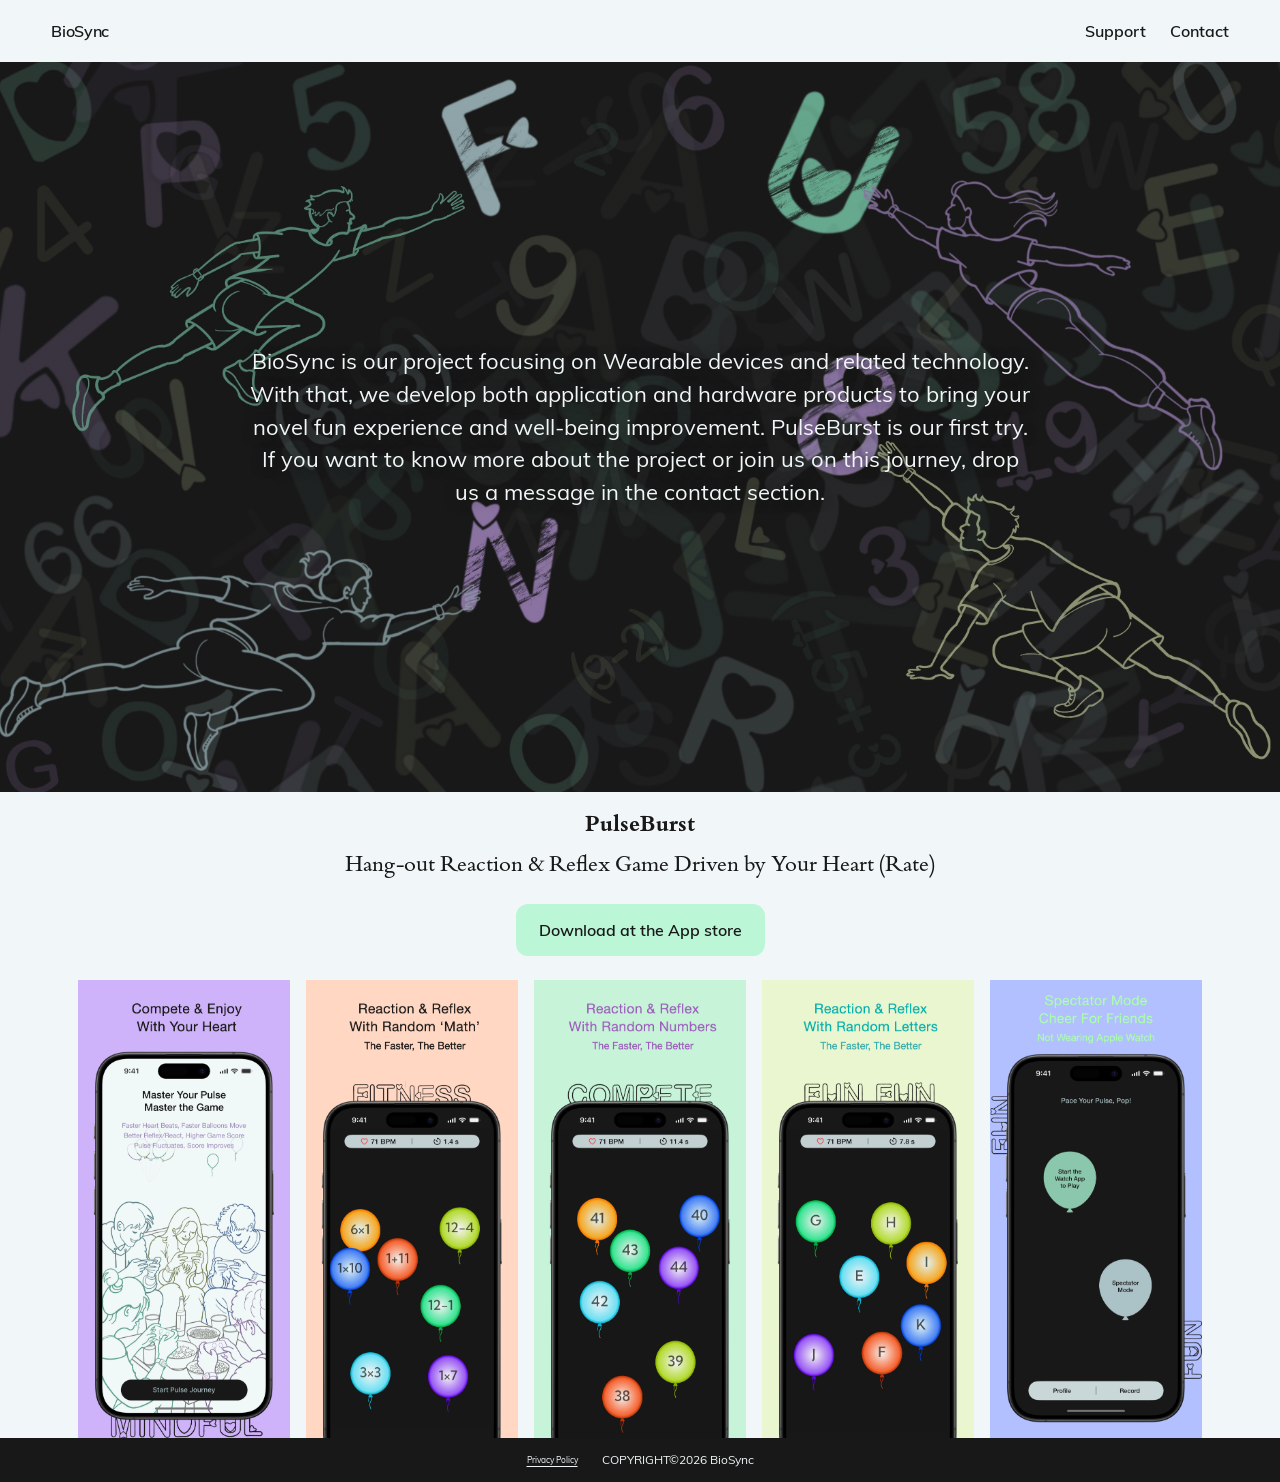
<file: index.html>
<!doctype html>
<html lang="en">
<head>
  <meta charset="utf-8">
  <meta name="viewport" content="width=device-width, initial-scale=1">
  <meta name="theme-color" content="#F1F7F8">
  <meta name="description" content="PulseBurst is a heart-rate-powered reaction and reflex game from BioSync.">
  <title>PulseBurst — BioSync</title>
  <link rel="stylesheet" href="design-system.css">
  <link rel="stylesheet" href="site.css">
</head>
<body>
  <header class="site-header row">
    <a class="brand" href="#top">BioSync</a>
    <nav class="nav row gap-lg" aria-label="Main navigation">
      <a href="Support.html">Support</a>
      <a href="Contact.html">Contact</a>
    </nav>
  </header>

  <main id="top">
    <section class="hero stack" aria-label="About BioSync">
      <p class="hero-copy">BioSync is our project focusing on Wearable devices and related technology. With that, we develop both application and hardware products to bring your novel fun experience and well-being improvement. PulseBurst is our first try.<br>If you want to know more about the project or join us on this journey, drop us a message in the contact section.</p>
    </section>

    <section class="product stack" id="screenshots" aria-labelledby="product-title">
      <h1 id="product-title">PulseBurst</h1>
      <p class="tagline">Hang-out Reaction &amp; Reflex Game Driven by Your Heart (Rate)</p>
      <a class="btn-primary download" href="#screenshots">Download at the App store</a>
      <div class="gallery row gap-md" aria-label="PulseBurst app features">
        <img src="Images/Number1.jpeg" alt="Compete and enjoy with your heart: PulseBurst home screen and friends playing together" loading="lazy">
        <img src="Images/Number5.jpeg" alt="PulseBurst speed mode, where your pulse impacts game speed" loading="lazy">
        <img src="Images/Number3.jpeg" alt="Reaction and reflex game with random numbers" loading="lazy">
        <img src="Images/Number4.jpeg" alt="Reaction and reflex game with random letters" loading="lazy">
        <img src="Images/Number7.jpeg" alt="Play solo or create and join a PulseBurst group" loading="lazy">
      </div>
    </section>
  </main>
  <footer class="site-footer"><a href="Privacy.html">Privacy Policy</a><span>COPYRIGHT©2026 BioSync</span></footer>
</body>
</html>
</file>
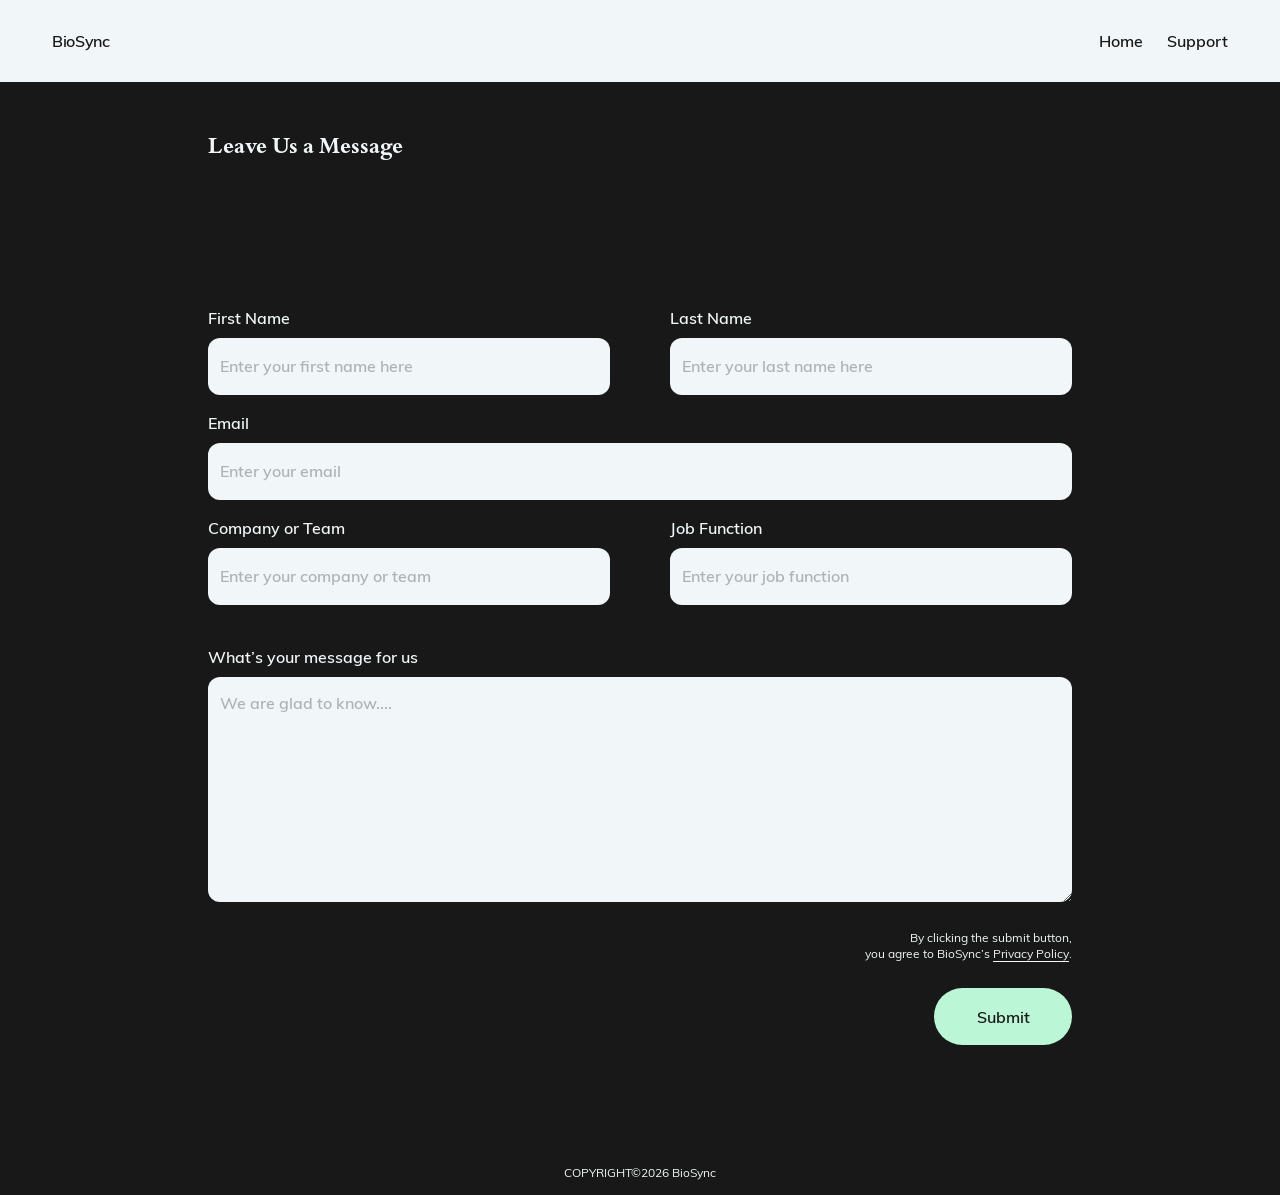
<file: Contact.html>
<!doctype html>
<html lang="en">
<head>
  <meta charset="utf-8">
  <meta name="viewport" content="width=device-width, initial-scale=1">
  <meta name="theme-color" content="#F1F7F8">
  <meta name="description" content="Contact BioSync about PulseBurst.">
  <title>Contact — BioSync</title>
  <link rel="stylesheet" href="design-system.css">
  <link rel="stylesheet" href="support.css">
  <link rel="stylesheet" href="contact.css">
</head>
<body>
  <header class="site-header row">
    <a class="brand" href="index.html">BioSync</a>
    <nav class="nav row gap-lg" aria-label="Main navigation">
      <a href="index.html">Home</a>
      <a href="Support.html">Support</a>
    </nav>
  </header>

  <main class="contact-page" id="contact">
    <h1>Leave Us a Message</h1>
    <form class="contact-form stack" id="contact-form" action="https://formsubmit.co/ajax/funbiosync@hotmail.com" method="POST">
      <input type="hidden" name="_subject" value="New BioSync website message">
      <input type="hidden" name="_template" value="table">
      <input type="text" name="_honey" class="honey-field" tabindex="-1" autocomplete="off" aria-hidden="true">
      <div class="name-fields row gap-lg">
        <label class="field stack gap-sm">First Name
          <input type="text" name="First name" autocomplete="given-name" placeholder="Enter your first name here" required>
        </label>
        <label class="field stack gap-sm">Last Name
          <input type="text" name="Last name" autocomplete="family-name" placeholder="Enter your last name here" required>
        </label>
      </div>
      <label class="field stack gap-sm">Email
        <input type="email" name="Email" autocomplete="email" placeholder="Enter your email" required>
      </label>
      <div class="name-fields row gap-lg">
        <label class="field stack gap-sm">Company or Team
          <input type="text" name="Company or team" autocomplete="organization" placeholder="Enter your company or team">
        </label>
        <label class="field stack gap-sm">Job Function
          <input type="text" name="Job function" autocomplete="organization-title" placeholder="Enter your job function">
        </label>
      </div>
      <label class="field message-field stack gap-sm">What’s your message for us
        <textarea name="Message" placeholder="We are glad to know...." required></textarea>
      </label>
      <div class="form-actions stack gap-lg">
        <p>By clicking the submit button,<br>you agree to BioSync’s <a href="Privacy.html">Privacy Policy</a>.</p>
        <button class="btn-primary" type="submit">Submit</button>
      </div>
      <p class="form-status" id="form-status" role="status" aria-live="polite"></p>
    </form>
  </main>
  <footer class="site-footer"><span>COPYRIGHT©2026 BioSync</span></footer>
  <script src="contact.js" defer></script>
</body>
</html>
</file>
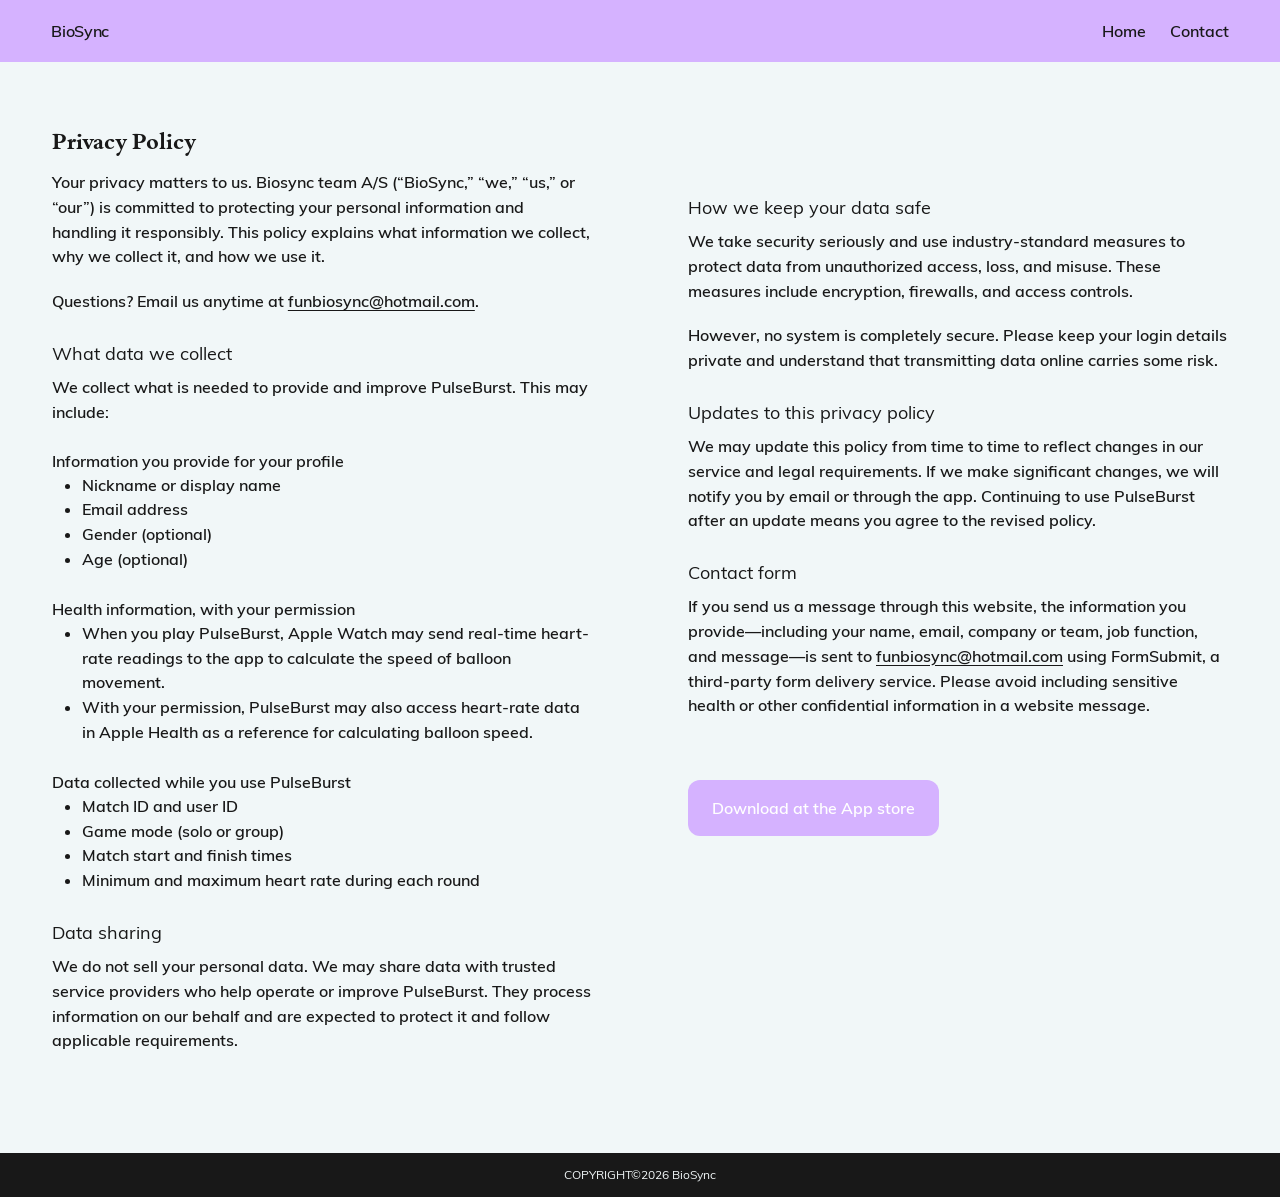
<file: Privacy.html>
<!doctype html>
<html lang="en">
<head>
  <meta charset="utf-8">
  <meta name="viewport" content="width=device-width, initial-scale=1">
  <meta name="theme-color" content="#D5B2FF">
  <meta name="description" content="BioSync and PulseBurst privacy policy.">
  <title>Privacy Policy — BioSync</title>
  <link rel="stylesheet" href="design-system.css">
  <link rel="stylesheet" href="site.css">
  <link rel="stylesheet" href="privacy.css">
</head>
<body>
  <header class="site-header row privacy-header">
    <a class="brand" href="index.html">BioSync</a>
    <nav class="nav row gap-lg" aria-label="Main navigation">
      <a href="index.html">Home</a>
      <a href="Contact.html">Contact</a>
    </nav>
  </header>
  <main class="privacy-content">
    <div class="privacy-column">
      <h1>Privacy Policy</h1>
      <p>Your privacy matters to us. Biosync team A/S (“BioSync,” “we,” “us,” or “our”) is committed to protecting your personal information and handling it responsibly. This policy explains what information we collect, why we collect it, and how we use it.</p>
      <p><strong>Questions? Email us anytime at <a href="mailto:funbiosync@hotmail.com">funbiosync@hotmail.com</a>.</strong></p>

      <h2>What data we collect</h2>
      <p>We collect what is needed to provide and improve PulseBurst. This may include:</p>
      <h3>Information you provide for your profile</h3>
      <ul><li>Nickname or display name</li><li>Email address</li><li>Gender (optional)</li><li>Age (optional)</li></ul>
      <h3>Health information, with your permission</h3>
      <ul>
        <li>When you play PulseBurst, Apple Watch may send real-time heart-rate readings to the app to calculate the speed of balloon movement.</li>
        <li>With your permission, PulseBurst may also access heart-rate data in Apple Health as a reference for calculating balloon speed.</li>
      </ul>
      <h3>Data collected while you use PulseBurst</h3>
      <ul><li>Match ID and user ID</li><li>Game mode (solo or group)</li><li>Match start and finish times</li><li>Minimum and maximum heart rate during each round</li></ul>
      <h2>Data sharing</h2>
      <p>We do not sell your personal data. We may share data with trusted service providers who help operate or improve PulseBurst. They process information on our behalf and are expected to protect it and follow applicable requirements.</p>
    </div>
    <div class="privacy-column privacy-right">
      <h2>How we keep your data safe</h2>
      <p>We take security seriously and use industry-standard measures to protect data from unauthorized access, loss, and misuse. These measures include encryption, firewalls, and access controls.</p>
      <p>However, no system is completely secure. Please keep your login details private and understand that transmitting data online carries some risk.</p>
      <h2>Updates to this privacy policy</h2>
      <p>We may update this policy from time to time to reflect changes in our service and legal requirements. If we make significant changes, we will notify you by email or through the app. Continuing to use PulseBurst after an update means you agree to the revised policy.</p>
      <h2>Contact form</h2>
      <p>If you send us a message through this website, the information you provide—including your name, email, company or team, job function, and message—is sent to <a href="mailto:funbiosync@hotmail.com">funbiosync@hotmail.com</a> using FormSubmit, a third-party form delivery service. Please avoid including sensitive health or other confidential information in a website message.</p>
      <a class="btn-primary privacy-download" href="index.html#screenshots">Download at the App store</a>
    </div>
  </main>
  <footer class="site-footer"><span>COPYRIGHT©2026 BioSync</span></footer>
</body>
</html>
</file>
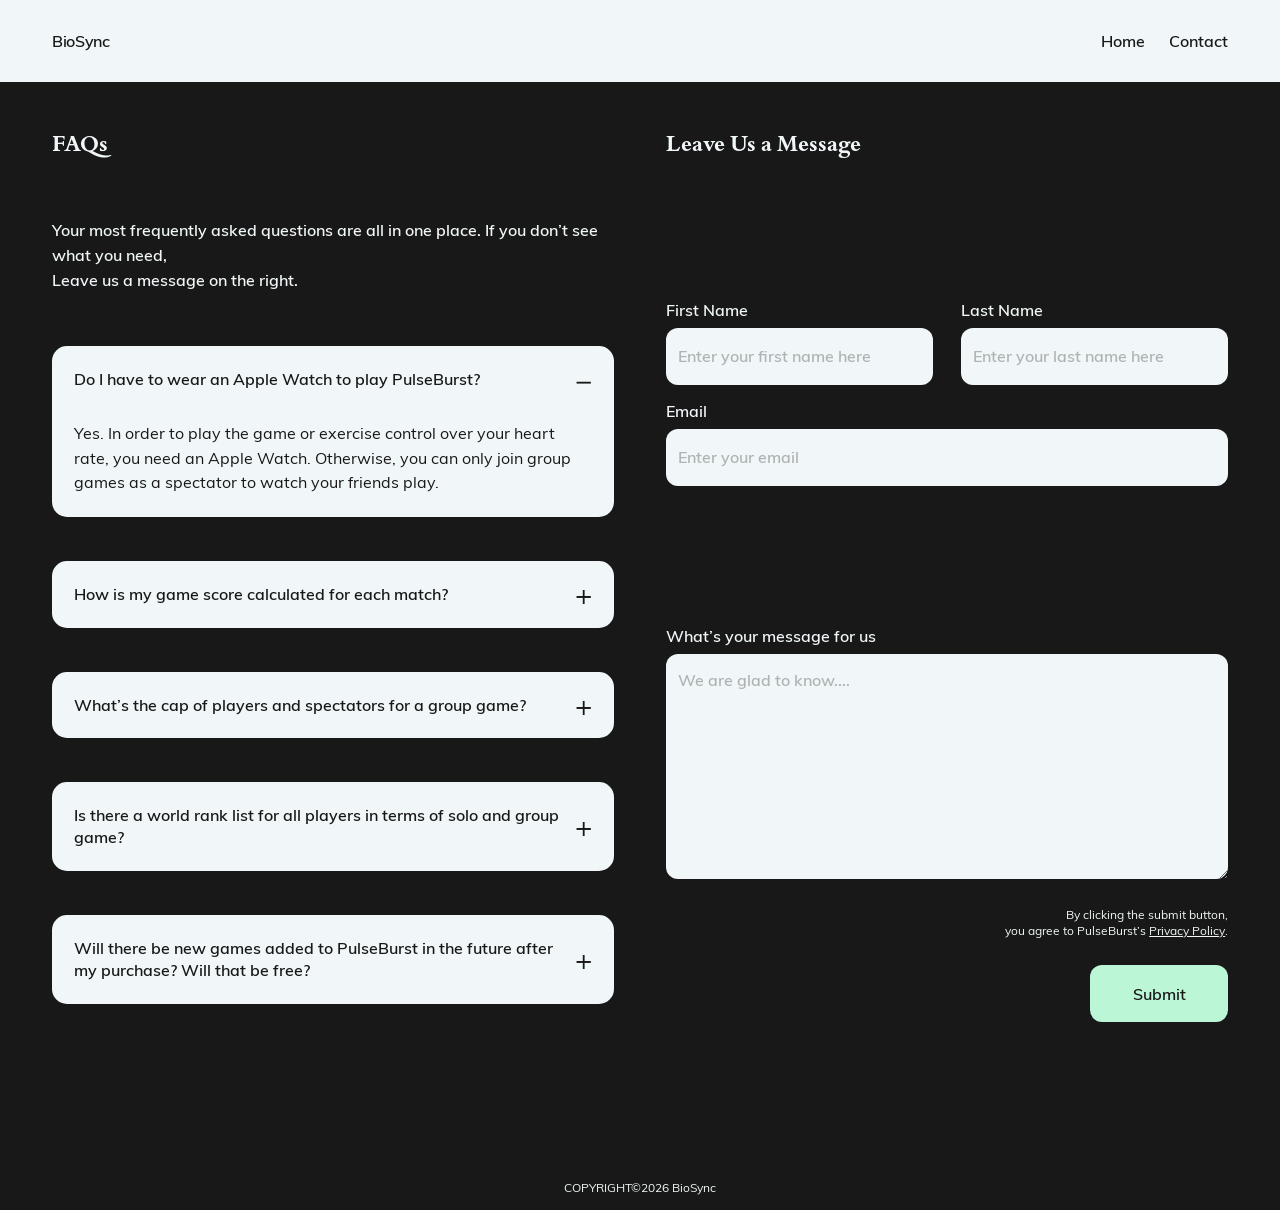
<file: Support.html>
<!doctype html>
<html lang="en">
<head>
  <meta charset="utf-8">
  <meta name="viewport" content="width=device-width, initial-scale=1">
  <meta name="theme-color" content="#F1F7F8">
  <meta name="description" content="PulseBurst support, frequently asked questions, and contact form.">
  <title>Support — BioSync</title>
  <link rel="stylesheet" href="design-system.css">
  <link rel="stylesheet" href="support.css">
</head>
<body>
  <header class="site-header row">
    <a class="brand" href="index.html">BioSync</a>
    <nav class="nav row gap-lg" aria-label="Main navigation">
      <a href="index.html">Home</a>
      <a href="Contact.html">Contact</a>
    </nav>
  </header>

  <main class="support-layout row gap-xl">
    <section class="faq-column stack" aria-labelledby="faq-title">
      <h1 id="faq-title">FAQs</h1>
      <p class="intro">Your most frequently asked questions are all in one place. If you don’t see what you need,<br>Leave us a message on the right.</p>
      <div class="faq-list stack gap-lg">
        <details class="faq-item card-base" open>
          <summary>Do I have to wear an Apple Watch to play PulseBurst?</summary>
          <p>Yes. In order to play the game or exercise control over your heart rate, you need an Apple Watch. Otherwise, you can only join group games as a spectator to watch your friends play.</p>
        </details>
        <details class="faq-item card-base">
          <summary>How is my game score calculated for each match?</summary>
          <p>Game Score is calculated as: mean round time (7 rounds) multiplied by 10, then divided by <var>n</var>. The value of <var>n</var> is a power function of your Heart Rate Range (HRR) during the match—the bigger your HRR, the bigger <var>n</var>. The lower your score, the higher your rank.</p>
        </details>
        <details class="faq-item card-base">
          <summary>What’s the cap of players and spectators for a group game?</summary>
          <p>A group game supports up to 6 players and 3 spectators, with a minimum of 2 players. Spectators don’t need to wear an Apple Watch to join a game.</p>
        </details>
        <details class="faq-item card-base">
          <summary>Is there a world rank list for all players in terms of solo and group game?</summary>
          <p>We don’t have a worldwide rank list for now, but we are planning to add that feature in the near future.</p>
        </details>
        <details class="faq-item card-base">
          <summary>Will there be new games added to PulseBurst in the future after my purchase? Will that be free?</summary>
          <p>We plan to add new games to PulseBurst with similar dynamics related to heart rate or other readings, but the timeline is to be determined, depending on the ideas we come up with. Once new games are added, they will be free for all purchasers. PulseBurst is a one-time purchase app with no subscription fees.</p>
        </details>
      </div>
    </section>

    <section class="contact-column stack" id="contact" aria-labelledby="contact-title">
      <h2 id="contact-title">Leave Us a Message</h2>
      <form class="contact-form stack" id="support-contact-form" action="https://formsubmit.co/ajax/funbiosync@hotmail.com" method="POST">
        <input type="hidden" name="_subject" value="New BioSync support message">
        <input type="hidden" name="_template" value="table">
        <input type="text" name="_honey" class="honey-field" tabindex="-1" autocomplete="off" aria-hidden="true">
        <div class="name-fields row gap-lg">
          <label class="field stack gap-sm">First Name
            <input type="text" name="First name" autocomplete="given-name" placeholder="Enter your first name here" required>
          </label>
          <label class="field stack gap-sm">Last Name
            <input type="text" name="Last name" autocomplete="family-name" placeholder="Enter your last name here" required>
          </label>
        </div>
        <label class="field stack gap-sm">Email
          <input type="email" name="Email" autocomplete="email" placeholder="Enter your email" required>
        </label>
        <label class="field message-field stack gap-sm">What’s your message for us
          <textarea name="Message" placeholder="We are glad to know...." required></textarea>
        </label>
        <div class="form-actions stack gap-lg">
          <p>By clicking the submit button,<br>you agree to PulseBurst’s <a href="Privacy.html">Privacy Policy</a>.</p>
          <button class="btn-primary" type="submit">Submit</button>
        </div>
        <p class="form-status" id="support-form-status" role="status" aria-live="polite"></p>
      </form>
    </section>
  </main>
  <footer class="site-footer"><span>COPYRIGHT©2026 BioSync</span></footer>
  <script src="support-contact.js" defer></script>
</body>
</html>
</file>
<file: design-system.css>
/* design-system.css */
:root {
  /* 🎨 Color Tokens (from Figma) */
  --color-primary: #D5B2FF;
  --color-secondary: #BBF6D7;
  --color-bg-main: #F1F7F8;
  --color-bg-secondary: #181818; 
  --color-bg-card: #F1F7F8; 
  --color-text-dark: #181818;
  --color-text-light: #F1F7F8;
  --color-button-normal: #BBF6D7;

  /* 📏 Spacing Scale (Figma Auto-Layout Padding/Gap) */
  --space-xs: 4px;
  --space-sm: 8px;
  --space-md: 16px;
  --space-lg: 24px;
  --space-xl: 32px;

  /* 🔤 Typography (Figma Text Styles) */
  --font-main: 'Muli', Bembo Book MT Pro;
  --text-h1: 700 24px/1.5 var(--font-main);
  --text-h2: 400 18px/1.5 var(--font-main);
  --text-body: 600 16px/1.5 var(--font-main);
  --text-small: 400 12px/1.5 var(--font-main);

  /* ✨ Surface Tokens */
  --radius-sm: 12px;
  --radius-md: 15px;
  --radius-lg: 25px;
  --shadow-sm: 0 1px 3px rgba(0,0,0,0.1);
  --shadow-md: 0 4px 6px rgba(0,0,0,0.05);
}
/* Layout Primitives (Emulating Figma Auto-Layout) */
.stack {
  display: flex;
  flex-direction: column;
}
.row {
  display: flex;
  flex-direction: row;
  align-items: center;
}
.gap-sm { gap: var(--space-sm); }
.gap-md { gap: var(--space-md); }
.gap-lg { gap: var(--space-lg); }

/* Component Primitives */
.card-base {
  background: var(--color-bg-card);
  border-radius: var(--radius-md);
  padding: var(--space-lg);
  box-shadow: var(--shadow-md);
}

.btn-primary {
  background: var(--color-button-normal);
  color: #181818;
  padding: var(--space-sm) var(--space-md);
  border-radius: var(--radius-sm);
  font: var(--text-small);
  font-weight: 600;
  border: none;
  cursor: pointer;
}
</file>
<file: site.css>
@font-face {
  font-family: Muli;
  src: url("fonts/Muli-Regular.ttf") format("truetype");
  font-weight: 400;
  font-display: swap;
}
@font-face {
  font-family: Muli;
  src: url("fonts/Muli-SemiBold.ttf") format("truetype");
  font-weight: 600;
  font-display: swap;
}
@font-face {
  font-family: Bembo;
  src: url("fonts/BemboBookMTPro-Regular.otf") format("opentype");
  font-weight: 400;
  font-display: swap;
}
@font-face {
  font-family: Bembo;
  src: url("fonts/BemboBookMTPro-Bold.otf") format("opentype");
  font-weight: 700;
  font-display: swap;
}

:root {
  --font-main: Muli, Arial, sans-serif;
  --font-serif: Bembo, Georgia, serif;
}

* { box-sizing: border-box; }
html { scroll-behavior: smooth; }
body {
  margin: 0;
  color: var(--color-text-dark);
  background: var(--color-bg-main);
  font-family: var(--font-main);
}
a { color: inherit; }
.site-header {
  min-height: 62px;
  justify-content: space-between;
  padding: 0 clamp(24px, 4vw, 64px);
  background: var(--color-bg-main);
}
.brand, .nav a {
  color: inherit;
  font-size: 16px;
  font-weight: 600;
  text-decoration: none;
}
.brand { letter-spacing: -.02em; }
.nav a:hover { color: var(--color-primary); }
.hero {
  min-height: min(57vw, 856px);
  justify-content: center;
  align-items: center;
  padding: 32px 24px;
  background-color: var(--color-bg-secondary);
  background-image: linear-gradient(rgba(24, 24, 24, .18), rgba(24, 24, 24, .18)), url("Images/PosterDesign.jpg");
  background-position: center;
  background-size: cover;
}
.hero-copy {
  max-width: 782px;
  margin: 0;
  color: var(--color-text-light);
  font-size: clamp(16px, 1.8vw, 22px);
  font-weight: 400;
  line-height: 1.48;
  text-align: center;
  text-shadow: 0 1px 12px rgba(24, 24, 24, .65);
}
.product {
  align-items: center;
  padding: 16px clamp(20px, 4.7vw, 72px) 0;
  overflow: hidden;
  text-align: center;
}
.product h1 {
  margin: 0;
  font: 700 24px/1.5 var(--font-serif);
}
.tagline {
  margin: 4px 0 20px;
  font: 400 24px/1.5 var(--font-serif);
}
.download {
  display: inline-flex;
  align-items: center;
  justify-content: center;
  min-height: 52px;
  margin-bottom: 24px;
  padding: 10px 23px;
  border-radius: var(--radius-sm);
  font: var(--text-body);
  text-decoration: none;
  transition: transform .18s ease, box-shadow .18s ease;
}
.download:hover {
  transform: translateY(-2px);
  box-shadow: var(--shadow-md);
}
.gallery {
  width: 100%;
  align-items: flex-start;
  justify-content: center;
  flex-wrap: wrap;
}
.gallery img {
  display: block;
  flex: 1 1 calc(20% - 20px);
  min-width: 0;
  max-width: calc(20% - 20px);
  height: auto;
}
.site-footer {
  display: flex;
  min-height: 44px;
  align-items: center;
  justify-content: center;
  padding: 10px 20px;
  color: var(--color-text-light);
  background: var(--color-bg-secondary);
  font: var(--text-small);
  text-align: center;
}
.site-footer a { color:inherit; margin-right:24px; text-underline-offset:3px; font-size:.7em; }
@media (max-width: 720px) {
  .site-header { min-height: 58px; padding: 0 20px; }
  .brand, .nav a { font-size: 14px; }
  .brand, .nav a { display: inline-flex; min-height: 44px; align-items: center; }
  .nav { gap: 20px; }
  .hero { min-height: 68vh; padding: 24px; }
  .hero-copy { font-size: clamp(16px, 4vw, 20px); }
  .product { padding: 18px 18px 0; }
  .product h1 { font-size: 24px; }
  .tagline { max-width: 470px; margin: 5px 0 17px; }
  .download { margin-bottom: 20px; }
  .gallery { gap: 14px; }
  .gallery img { flex-basis: calc(50% - 7px); max-width: calc(50% - 7px); }
}
@media (prefers-reduced-motion: reduce) {
  html { scroll-behavior: auto; }
  *, *::before, *::after { transition-duration: .01ms !important; }
}
</file>
<file: support.css>
@font-face {
  font-family: Muli;
  src: url("fonts/Muli-Regular.ttf") format("truetype");
  font-weight: 400;
  font-display: swap;
}
@font-face {
  font-family: Muli;
  src: url("fonts/Muli-SemiBold.ttf") format("truetype");
  font-weight: 600;
  font-display: swap;
}
@font-face {
  font-family: Bembo;
  src: url("fonts/BemboBookMTPro-Bold.otf") format("opentype");
  font-weight: 700;
  font-display: swap;
}
:root { --font-main: Muli, Arial, sans-serif; --font-serif: Bembo, Georgia, serif; }
* { box-sizing: border-box; }
html { scroll-behavior: smooth; }
body {
  margin: 0;
  color: var(--color-text-dark);
  background: var(--color-bg-main);
  font-family: var(--font-main);
}
a { color: inherit; }
.site-header {
  min-height: 82px;
  justify-content: space-between;
  padding: 0 4.05vw;
  background: var(--color-bg-main);
}
.brand, .nav a {
  color: inherit;
  font-size: 16px;
  font-weight: 600;
  text-decoration: none;
}
.brand { letter-spacing: -.02em; }
.nav a:hover { color: var(--color-primary); }
.support-layout {
  align-items: flex-start;
  padding: 46px 4.05vw 110px;
  gap: 4.05vw;
  color: var(--color-text-light);
  background: var(--color-bg-secondary);
}
.faq-column, .contact-column { flex: 1 1 0; min-width: 0; }
.faq-column { gap: 54px; }
.faq-column h1 {
  margin: 0;
  font: 700 24px/1.5 var(--font-serif);
}
.contact-column h2 { margin:0; font:700 24px/1.5 var(--font-serif); }
.intro {
  max-width: 900px;
  margin: 0;
  font: var(--text-body);
  line-height: 1.55;
}
.faq-list { width: 100%; gap: 44px; }
.faq-item {
  width: 100%;
  padding: 22px;
  border-radius: var(--radius-md);
  color: var(--color-text-dark);
  background: var(--color-bg-card);
  box-shadow: none;
}
.faq-item summary {
  position: relative;
  display: block;
  padding-right: 32px;
  font: var(--text-body);
  line-height: 1.4;
  list-style: none;
  cursor: pointer;
}
.faq-item summary::-webkit-details-marker { display: none; }
.faq-item summary::after {
  content: "+";
  position: absolute;
  top: 50%;
  right: 0;
  transform: translateY(-50%);
  font-size: 29px;
  font-weight: 400;
  line-height: 1;
}
.faq-item[open] summary::after { content: "−"; }
.faq-item p {
  margin: 30px 0 0;
  font: 400 16px/1.5 var(--font-main);
  line-height: 1.55;
}
.faq-item var { font-style: italic; }
.contact-column { gap: 136px; }
.contact-form { gap: 16px; }
.name-fields { align-items: flex-start; gap: 5%; }
.field { flex: 1 1 0; min-width: 0; color: var(--color-text-light); font: var(--text-body); line-height: 1.25; }
.field input, .field textarea {
  width: 100%;
  border: 0;
  border-radius: var(--radius-sm);
  padding: 15px 12px;
  color: var(--color-text-dark);
  background: var(--color-bg-main);
  font: var(--text-body);
  line-height: 1.4;
}
.field input { min-height: 57px; }
.field input::placeholder, .field textarea::placeholder { color: var(--color-text-dark); opacity: .3; }
.field input:focus, .field textarea:focus { outline: 2px solid var(--color-primary); outline-offset: 2px; }
.message-field { margin-top: 124px; }
.field textarea { min-height: 225px; resize: vertical; }
.form-actions { align-items: flex-end; margin-top: 12px; gap: 26px; }
.form-actions p { margin: 0; text-align: right; font: var(--text-small); line-height: 1.35; }
.privacy-policy { text-decoration: underline; text-underline-offset: 3px; }
.form-actions .btn-primary { min-width: 138px; min-height: 57px; font: var(--text-body); }
.page-end { min-height: 72px; background: var(--color-bg-main); }
.site-footer {
  display:flex;
  min-height:44px;
  align-items:center;
  justify-content:center;
  padding:10px 20px;
  color:var(--color-text-light);
  background:var(--color-bg-secondary);
  font:var(--text-small);
  text-align:center;
}
.form-status { min-height:1.5em; margin:0; text-align:right; font:var(--text-small); }
.form-status[data-state="error"] { color:#ffb8ad; }
.honey-field { position:absolute; left:-10000px; width:1px; height:1px; }
@media (max-width: 900px) {
  .site-header { min-height: 68px; padding-inline: 24px; }
  .brand, .nav a { font-size: 16px; }
  .brand, .nav a { display: inline-flex; min-height: 44px; align-items: center; }
  .support-layout { flex-direction: column; gap: 64px; padding: 36px 24px 72px; }
  .faq-column, .contact-column { width: 100%; }
  .faq-column { gap: 30px; }
  .faq-column h1 { font-size: 24px; }
  .faq-list { gap: 18px; }
  .faq-item { padding: 18px; }
  .faq-item p { margin-top: 20px; }
  .contact-column { gap: 32px; }
  .message-field { margin-top: 26px; }
  .field input, .field textarea { font-size: 16px; }
  .field textarea { min-height: 190px; }
  .page-end { min-height: 40px; }
}
@media (max-width: 520px) {
  .support-layout { padding-inline: 18px; }
  .name-fields { flex-direction: column; gap: 16px; }
  .name-fields .field { width: 100%; }
  .form-actions p { font-size: 12px; }
  .form-actions .btn-primary { min-width: 120px; min-height: 50px; }
}
@media (max-width: 720px) {
  .brand, .nav a { font-size:14px; }
}
@media (prefers-reduced-motion: reduce) { html { scroll-behavior: auto; } }
</file>
<file: contact.css>
.contact-page {
  min-height: calc(100vh - 154px);
  padding: 48px 24px 72px;
  color: var(--color-text-light);
  background: var(--color-bg-secondary);
}
.contact-page h1 {
  width: min(100%, 864px);
  margin: 0 auto;
  font: 700 24px/1.5 var(--font-serif);
}
.contact-page .contact-form {
  width: min(100%, 864px);
  margin: 140px auto 0;
  gap: 16px;
}
.contact-page .name-fields { align-items: flex-start; gap: 7%; }
.contact-page .field { font: var(--text-body); }
.contact-page .message-field { margin-top: 24px; }
.contact-page .field textarea { min-height: 225px; }
.contact-page .form-actions { margin-top: 12px; }
.contact-page .form-actions p a { text-underline-offset: 3px; }
.contact-page .form-actions .btn-primary { border-radius: 32px; padding-inline: 34px; }
.form-status { min-height: 1.5em; margin: 0; text-align: right; font: var(--text-small); }
.form-status[data-state="error"] { color: #ffb8ad; }
.honey-field { position: absolute; left: -10000px; width: 1px; height: 1px; }
.site-footer {
  display:flex;
  min-height:44px;
  align-items:center;
  justify-content:center;
  padding:10px 20px;
  color:var(--color-text-light);
  background:var(--color-bg-secondary);
  font:var(--text-small);
  text-align:center;
}
@media(max-width: 720px) {
  .contact-page { min-height: calc(100vh - 118px); padding: 38px 24px 56px; }
  .contact-page h1 { font-size:24px; }
  .contact-page .contact-form { margin-top: 56px; }
  .contact-page .name-fields { flex-direction:column; gap:16px; }
  .contact-page .name-fields .field { width:100%; }
  .contact-page .field input, .contact-page .field textarea { font-size:16px; }
  .contact-page .message-field { margin-top:18px; }
}
@media(max-width:520px) { .contact-page { padding-inline:18px; } }
</file>
<file: privacy.css>
.privacy-header { background: var(--color-primary); }
.privacy-header .nav a:hover { color: var(--color-bg-main); }
.privacy-content {
  display: grid;
  grid-template-columns: 1fr 1fr;
  gap: clamp(48px, 7.5vw, 130px);
  padding: 64px 4.05vw 80px;
  min-height: calc(100vh - 126px);
  background: var(--color-bg-main);
  font: var(--text-body);
  line-height: 1.55;
}
.privacy-column { min-width:0; }
.privacy-column h1, .privacy-column h2 {
  margin: 0 0 8px;
  font: var(--text-h2);
}
.privacy-column h1 { font: 700 24px/1.5 var(--font-serif); margin-bottom: 8px; }
.privacy-column h2 { margin-top: 26px; }
.privacy-column h3 { margin: 24px 0 0; font: var(--text-body); line-height:1.5; }
.privacy-column p { margin: 0 0 20px; }
.privacy-column ul { margin: 0 0 25px; padding-left: 30px; }
.privacy-column a { text-underline-offset: 3px; }
.privacy-right { padding-top: 68px; }
.privacy-right h2:first-child { margin-top:0; }
.privacy-download {
  display: inline-flex;
  align-items: center;
  justify-content:center;
  margin-top: 42px;
  min-height: 56px;
  padding: 12px 24px;
  background:var(--color-primary);
  color:white;
  font:var(--text-body);
  text-decoration:none;
}
.privacy-footer { display:flex; justify-content:space-between; padding:20px 4vw; font:var(--text-small); }
.privacy-footer a { text-underline-offset:3px; }
@media(max-width:850px) {
  .privacy-content { grid-template-columns:1fr; gap:28px; padding:42px 24px 60px; }
  .privacy-right { padding-top:0; }
  .privacy-download { margin-top:10px; }
}
@media(max-width:520px) { .privacy-content { padding-inline:18px; } .privacy-footer { padding-inline:18px; } }
</file>
